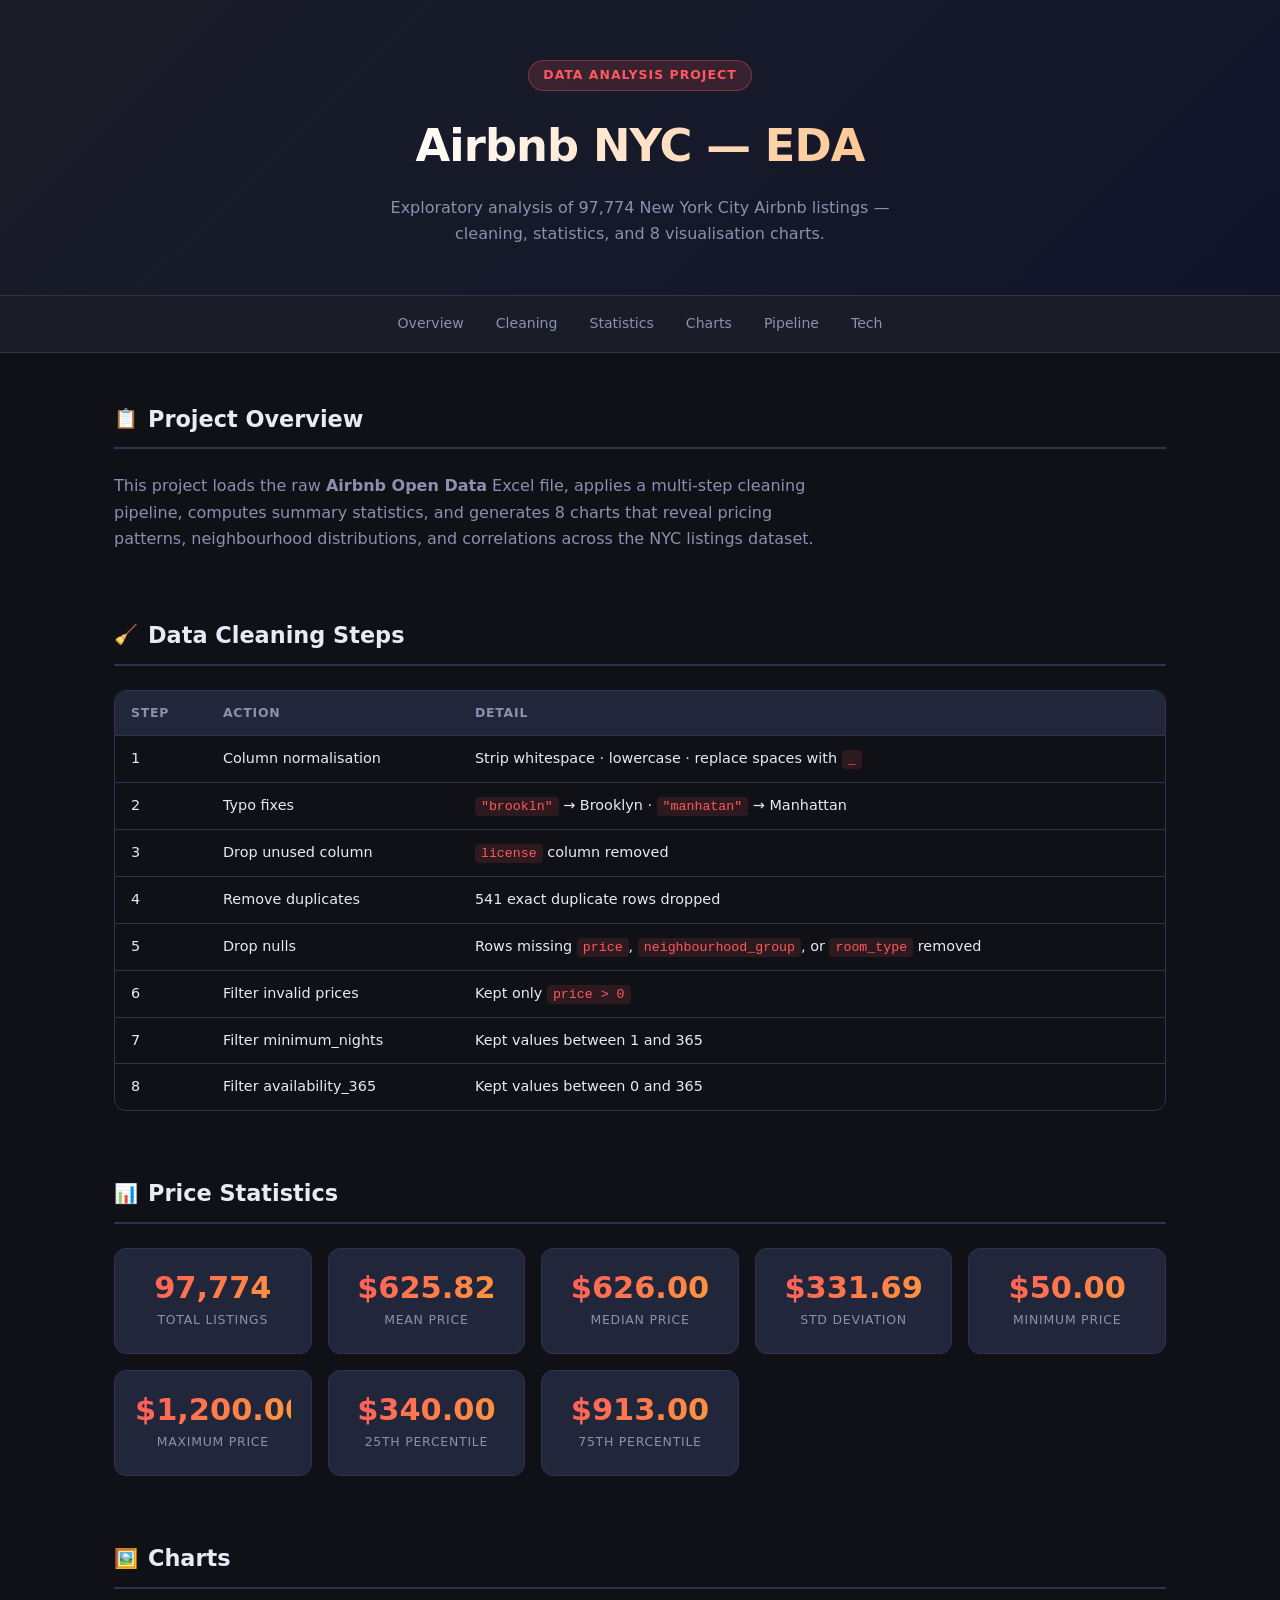
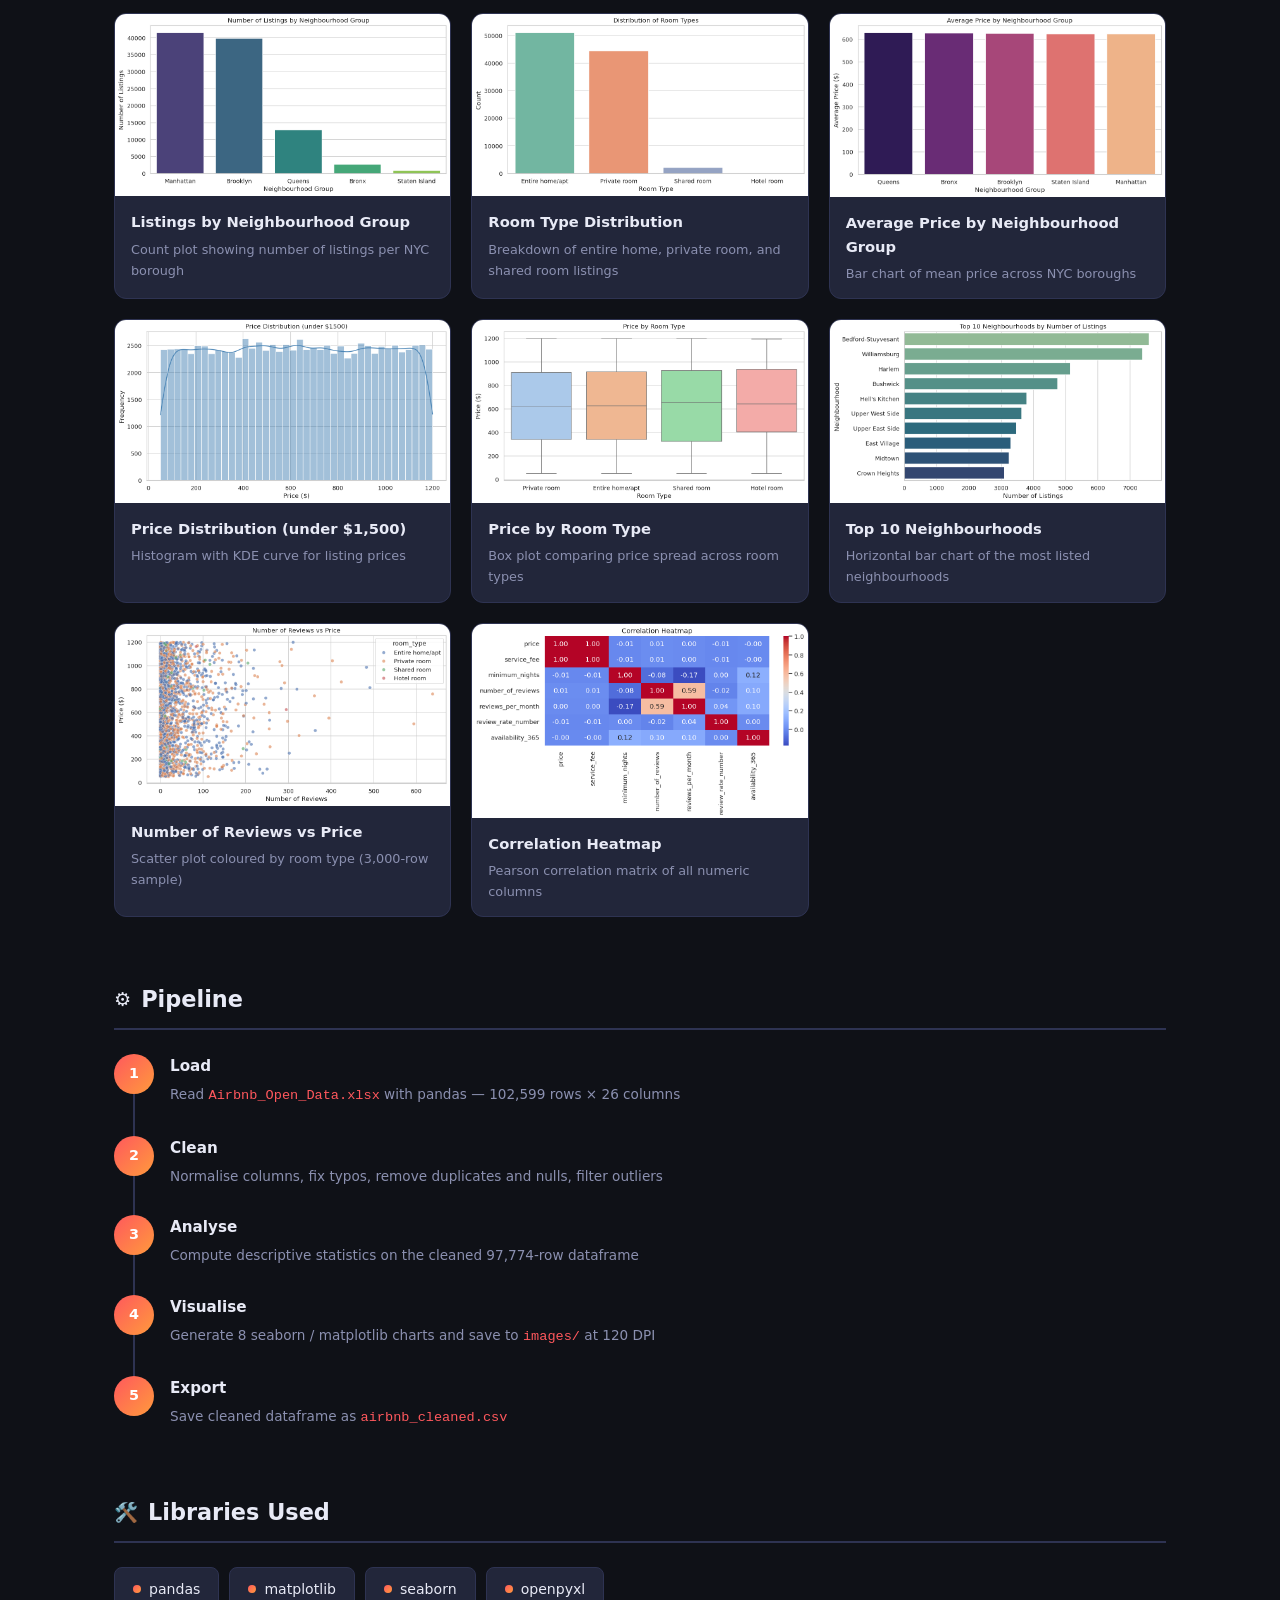
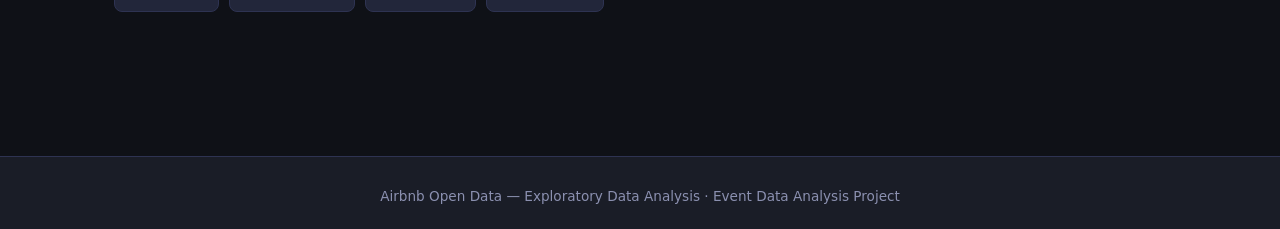
<file: index.html>
<!DOCTYPE html>
<html lang="en">
<head>
  <meta charset="UTF-8" />
  <meta name="viewport" content="width=device-width, initial-scale=1.0" />
  <title>Airbnb NYC — Exploratory Data Analysis</title>
  <link rel="stylesheet" href="style.css" />
</head>
<body>

  <!-- ===== Header ===== -->
  <header>
    <div class="badge">Data Analysis Project</div>
    <h1>Airbnb NYC — EDA</h1>
    <p class="subtitle">
      Exploratory analysis of 97,774 New York City Airbnb listings —
      cleaning, statistics, and 8 visualisation charts.
    </p>
  </header>

  <!-- ===== Nav ===== -->
  <nav>
    <ul>
      <li><a href="#overview">Overview</a></li>
      <li><a href="#cleaning">Cleaning</a></li>
      <li><a href="#stats">Statistics</a></li>
      <li><a href="#charts">Charts</a></li>
      <li><a href="#pipeline">Pipeline</a></li>
      <li><a href="#tech">Tech</a></li>
    </ul>
  </nav>

  <!-- ===== Main ===== -->
  <main>

    <!-- Overview -->
    <section id="overview">
      <h2><span class="icon">📋</span> Project Overview</h2>
      <p style="color:var(--clr-muted); max-width:720px;">
        This project loads the raw <strong>Airbnb Open Data</strong> Excel file, applies
        a multi-step cleaning pipeline, computes summary statistics, and generates
        8 charts that reveal pricing patterns, neighbourhood distributions, and
        correlations across the NYC listings dataset.
      </p>
    </section>

    <!-- Cleaning -->
    <section id="cleaning">
      <h2><span class="icon">🧹</span> Data Cleaning Steps</h2>
      <div class="table-wrap">
        <table>
          <thead>
            <tr>
              <th>Step</th>
              <th>Action</th>
              <th>Detail</th>
            </tr>
          </thead>
          <tbody>
            <tr>
              <td>1</td>
              <td>Column normalisation</td>
              <td>Strip whitespace · lowercase · replace spaces with <code>_</code></td>
            </tr>
            <tr>
              <td>2</td>
              <td>Typo fixes</td>
              <td><code>"brookln"</code> → Brooklyn · <code>"manhatan"</code> → Manhattan</td>
            </tr>
            <tr>
              <td>3</td>
              <td>Drop unused column</td>
              <td><code>license</code> column removed</td>
            </tr>
            <tr>
              <td>4</td>
              <td>Remove duplicates</td>
              <td>541 exact duplicate rows dropped</td>
            </tr>
            <tr>
              <td>5</td>
              <td>Drop nulls</td>
              <td>Rows missing <code>price</code>, <code>neighbourhood_group</code>, or <code>room_type</code> removed</td>
            </tr>
            <tr>
              <td>6</td>
              <td>Filter invalid prices</td>
              <td>Kept only <code>price &gt; 0</code></td>
            </tr>
            <tr>
              <td>7</td>
              <td>Filter minimum_nights</td>
              <td>Kept values between 1 and 365</td>
            </tr>
            <tr>
              <td>8</td>
              <td>Filter availability_365</td>
              <td>Kept values between 0 and 365</td>
            </tr>
          </tbody>
        </table>
      </div>
    </section>

    <!-- Stats -->
    <section id="stats">
      <h2><span class="icon">📊</span> Price Statistics</h2>
      <div class="stats-grid">
        <div class="stat-card">
          <div class="value">97,774</div>
          <div class="label">Total Listings</div>
        </div>
        <div class="stat-card">
          <div class="value">$625.82</div>
          <div class="label">Mean Price</div>
        </div>
        <div class="stat-card">
          <div class="value">$626.00</div>
          <div class="label">Median Price</div>
        </div>
        <div class="stat-card">
          <div class="value">$331.69</div>
          <div class="label">Std Deviation</div>
        </div>
        <div class="stat-card">
          <div class="value">$50.00</div>
          <div class="label">Minimum Price</div>
        </div>
        <div class="stat-card">
          <div class="value">$1,200.00</div>
          <div class="label">Maximum Price</div>
        </div>
        <div class="stat-card">
          <div class="value">$340.00</div>
          <div class="label">25th Percentile</div>
        </div>
        <div class="stat-card">
          <div class="value">$913.00</div>
          <div class="label">75th Percentile</div>
        </div>
      </div>
    </section>

    <!-- Charts -->
    <section id="charts">
      <h2><span class="icon">🖼️</span> Charts</h2>
      <div class="charts-grid">

        <div class="chart-card">
          <img src="images/listings_by_group.png" alt="Listings by Neighbourhood Group" />
          <div class="chart-info">
            <div class="chart-title">Listings by Neighbourhood Group</div>
            <div class="chart-desc">Count plot showing number of listings per NYC borough</div>
          </div>
        </div>

        <div class="chart-card">
          <img src="images/room_type_distribution.png" alt="Room Type Distribution" />
          <div class="chart-info">
            <div class="chart-title">Room Type Distribution</div>
            <div class="chart-desc">Breakdown of entire home, private room, and shared room listings</div>
          </div>
        </div>

        <div class="chart-card">
          <img src="images/avg_price_by_group.png" alt="Average Price by Neighbourhood Group" />
          <div class="chart-info">
            <div class="chart-title">Average Price by Neighbourhood Group</div>
            <div class="chart-desc">Bar chart of mean price across NYC boroughs</div>
          </div>
        </div>

        <div class="chart-card">
          <img src="images/price_distribution.png" alt="Price Distribution" />
          <div class="chart-info">
            <div class="chart-title">Price Distribution (under $1,500)</div>
            <div class="chart-desc">Histogram with KDE curve for listing prices</div>
          </div>
        </div>

        <div class="chart-card">
          <img src="images/price_by_room_type.png" alt="Price by Room Type" />
          <div class="chart-info">
            <div class="chart-title">Price by Room Type</div>
            <div class="chart-desc">Box plot comparing price spread across room types</div>
          </div>
        </div>

        <div class="chart-card">
          <img src="images/top10_neighbourhoods.png" alt="Top 10 Neighbourhoods" />
          <div class="chart-info">
            <div class="chart-title">Top 10 Neighbourhoods</div>
            <div class="chart-desc">Horizontal bar chart of the most listed neighbourhoods</div>
          </div>
        </div>

        <div class="chart-card">
          <img src="images/reviews_vs_price.png" alt="Reviews vs Price" />
          <div class="chart-info">
            <div class="chart-title">Number of Reviews vs Price</div>
            <div class="chart-desc">Scatter plot coloured by room type (3,000-row sample)</div>
          </div>
        </div>

        <div class="chart-card">
          <img src="images/heatmap.png" alt="Correlation Heatmap" />
          <div class="chart-info">
            <div class="chart-title">Correlation Heatmap</div>
            <div class="chart-desc">Pearson correlation matrix of all numeric columns</div>
          </div>
        </div>

      </div>
    </section>

    <!-- Pipeline -->
    <section id="pipeline">
      <h2><span class="icon">⚙️</span> Pipeline</h2>
      <div class="pipeline">
        <div class="step">
          <div class="step-num">1</div>
          <div class="step-body">
            <h3>Load</h3>
            <p>Read <code style="color:var(--clr-accent)">Airbnb_Open_Data.xlsx</code> with pandas — 102,599 rows × 26 columns</p>
          </div>
        </div>
        <div class="step">
          <div class="step-num">2</div>
          <div class="step-body">
            <h3>Clean</h3>
            <p>Normalise columns, fix typos, remove duplicates and nulls, filter outliers</p>
          </div>
        </div>
        <div class="step">
          <div class="step-num">3</div>
          <div class="step-body">
            <h3>Analyse</h3>
            <p>Compute descriptive statistics on the cleaned 97,774-row dataframe</p>
          </div>
        </div>
        <div class="step">
          <div class="step-num">4</div>
          <div class="step-body">
            <h3>Visualise</h3>
            <p>Generate 8 seaborn / matplotlib charts and save to <code style="color:var(--clr-accent)">images/</code> at 120 DPI</p>
          </div>
        </div>
        <div class="step">
          <div class="step-num">5</div>
          <div class="step-body">
            <h3>Export</h3>
            <p>Save cleaned dataframe as <code style="color:var(--clr-accent)">airbnb_cleaned.csv</code></p>
          </div>
        </div>
      </div>
    </section>

    <!-- Tech -->
    <section id="tech">
      <h2><span class="icon">🛠️</span> Libraries Used</h2>
      <div class="tech-list">
        <div class="tech-badge"><span class="dot"></span>pandas</div>
        <div class="tech-badge"><span class="dot"></span>matplotlib</div>
        <div class="tech-badge"><span class="dot"></span>seaborn</div>
        <div class="tech-badge"><span class="dot"></span>openpyxl</div>
      </div>
    </section>

  </main>

  <!-- ===== Footer ===== -->
  <footer>
    <p>Airbnb Open Data — Exploratory Data Analysis · Event Data Analysis Project</p>
  </footer>

</body>
</html>
</file>
<file: style.css>
/* ===== Reset & Base ===== */
*, *::before, *::after { box-sizing: border-box; margin: 0; padding: 0; }

:root {
  --clr-bg:        #0f1117;
  --clr-surface:   #1a1d27;
  --clr-card:      #22263a;
  --clr-border:    #2e3352;
  --clr-accent:    #ff585d;
  --clr-accent2:   #ff9a3c;
  --clr-text:      #e8eaf6;
  --clr-muted:     #8b90b0;
  --radius:        12px;
  --shadow:        0 4px 24px rgba(0,0,0,0.4);
  --font:          'Segoe UI', system-ui, sans-serif;
}

html { scroll-behavior: smooth; }

body {
  font-family: var(--font);
  background: var(--clr-bg);
  color: var(--clr-text);
  line-height: 1.65;
}

/* ===== Header / Hero ===== */
header {
  background: linear-gradient(135deg, #1a1d27 0%, #12152a 100%);
  border-bottom: 1px solid var(--clr-border);
  padding: 60px 24px 48px;
  text-align: center;
}

header .badge {
  display: inline-block;
  background: rgba(255,88,93,0.15);
  color: var(--clr-accent);
  border: 1px solid rgba(255,88,93,0.35);
  border-radius: 20px;
  font-size: 0.78rem;
  font-weight: 600;
  letter-spacing: 0.08em;
  text-transform: uppercase;
  padding: 4px 14px;
  margin-bottom: 18px;
}

header h1 {
  font-size: clamp(1.8rem, 4vw, 2.8rem);
  font-weight: 700;
  letter-spacing: -0.02em;
  background: linear-gradient(90deg, #fff 30%, var(--clr-accent2));
  -webkit-background-clip: text;
  -webkit-text-fill-color: transparent;
  background-clip: text;
  margin-bottom: 12px;
}

header p.subtitle {
  color: var(--clr-muted);
  font-size: 1rem;
  max-width: 560px;
  margin: 0 auto;
}

/* ===== Nav ===== */
nav {
  background: var(--clr-surface);
  border-bottom: 1px solid var(--clr-border);
  position: sticky;
  top: 0;
  z-index: 100;
}

nav ul {
  list-style: none;
  display: flex;
  justify-content: center;
  flex-wrap: wrap;
  gap: 4px;
  padding: 10px 16px;
}

nav a {
  display: block;
  color: var(--clr-muted);
  text-decoration: none;
  font-size: 0.88rem;
  font-weight: 500;
  padding: 6px 14px;
  border-radius: 6px;
  transition: color 0.2s, background 0.2s;
}

nav a:hover {
  color: var(--clr-text);
  background: var(--clr-card);
}

/* ===== Main Layout ===== */
main { max-width: 1100px; margin: 0 auto; padding: 48px 24px 80px; }

section { margin-bottom: 64px; }

h2 {
  font-size: 1.4rem;
  font-weight: 700;
  color: var(--clr-text);
  margin-bottom: 24px;
  padding-bottom: 10px;
  border-bottom: 2px solid var(--clr-border);
  display: flex;
  align-items: center;
  gap: 10px;
}

h2 .icon { font-size: 1.2rem; }

/* ===== Stats Cards ===== */
.stats-grid {
  display: grid;
  grid-template-columns: repeat(auto-fit, minmax(170px, 1fr));
  gap: 16px;
}

.stat-card {
  background: var(--clr-card);
  border: 1px solid var(--clr-border);
  border-radius: var(--radius);
  padding: 22px 20px;
  text-align: center;
  transition: transform 0.2s, box-shadow 0.2s;
}

.stat-card:hover { transform: translateY(-3px); box-shadow: var(--shadow); }

.stat-card .value {
  font-size: 1.9rem;
  font-weight: 700;
  background: linear-gradient(135deg, var(--clr-accent), var(--clr-accent2));
  -webkit-background-clip: text;
  -webkit-text-fill-color: transparent;
  background-clip: text;
  line-height: 1.1;
}

.stat-card .label {
  font-size: 0.78rem;
  color: var(--clr-muted);
  text-transform: uppercase;
  letter-spacing: 0.06em;
  margin-top: 6px;
}

/* ===== Cleaning Table ===== */
.table-wrap { overflow-x: auto; border-radius: var(--radius); border: 1px solid var(--clr-border); }

table {
  width: 100%;
  border-collapse: collapse;
  font-size: 0.9rem;
}

thead { background: var(--clr-card); }

th {
  text-align: left;
  padding: 12px 16px;
  font-size: 0.78rem;
  text-transform: uppercase;
  letter-spacing: 0.06em;
  color: var(--clr-muted);
  border-bottom: 1px solid var(--clr-border);
}

td {
  padding: 11px 16px;
  border-bottom: 1px solid var(--clr-border);
  vertical-align: top;
}

tbody tr:last-child td { border-bottom: none; }
tbody tr:hover { background: var(--clr-card); }

td code {
  background: rgba(255,88,93,0.12);
  color: var(--clr-accent);
  padding: 2px 6px;
  border-radius: 4px;
  font-size: 0.83rem;
}

/* ===== Charts Grid ===== */
.charts-grid {
  display: grid;
  grid-template-columns: repeat(auto-fill, minmax(300px, 1fr));
  gap: 20px;
}

.chart-card {
  background: var(--clr-card);
  border: 1px solid var(--clr-border);
  border-radius: var(--radius);
  overflow: hidden;
  transition: transform 0.2s, box-shadow 0.2s;
}

.chart-card:hover { transform: translateY(-4px); box-shadow: var(--shadow); }

.chart-card img {
  width: 100%;
  display: block;
  background: #fff;
}

.chart-card .chart-info {
  padding: 14px 16px;
}

.chart-card .chart-title {
  font-size: 0.92rem;
  font-weight: 600;
  color: var(--clr-text);
  margin-bottom: 4px;
}

.chart-card .chart-desc {
  font-size: 0.8rem;
  color: var(--clr-muted);
}

/* ===== Pipeline Steps ===== */
.pipeline {
  display: flex;
  flex-direction: column;
  gap: 0;
}

.step {
  display: flex;
  gap: 16px;
  align-items: flex-start;
  position: relative;
  padding-bottom: 28px;
}

.step:last-child { padding-bottom: 0; }

.step:not(:last-child)::before {
  content: '';
  position: absolute;
  left: 19px;
  top: 40px;
  bottom: 0;
  width: 2px;
  background: var(--clr-border);
}

.step-num {
  flex-shrink: 0;
  width: 40px; height: 40px;
  background: linear-gradient(135deg, var(--clr-accent), var(--clr-accent2));
  border-radius: 50%;
  display: flex; align-items: center; justify-content: center;
  font-weight: 700;
  font-size: 0.9rem;
  color: #fff;
  position: relative;
  z-index: 1;
}

.step-body h3 { font-size: 0.95rem; font-weight: 600; margin-bottom: 4px; }
.step-body p  { font-size: 0.85rem; color: var(--clr-muted); }

/* ===== Tech Badges ===== */
.tech-list {
  display: flex;
  flex-wrap: wrap;
  gap: 10px;
}

.tech-badge {
  background: var(--clr-card);
  border: 1px solid var(--clr-border);
  border-radius: 8px;
  padding: 10px 18px;
  font-size: 0.88rem;
  font-weight: 500;
  color: var(--clr-text);
  display: flex;
  align-items: center;
  gap: 8px;
}

.tech-badge .dot {
  width: 8px; height: 8px;
  border-radius: 50%;
  background: linear-gradient(135deg, var(--clr-accent), var(--clr-accent2));
}

/* ===== Footer ===== */
footer {
  background: var(--clr-surface);
  border-top: 1px solid var(--clr-border);
  text-align: center;
  padding: 28px 16px;
  color: var(--clr-muted);
  font-size: 0.85rem;
}

/* ===== Responsive ===== */
@media (max-width: 600px) {
  header { padding: 40px 16px 32px; }
  main   { padding: 32px 16px 60px; }
  .stats-grid { grid-template-columns: repeat(2, 1fr); }
}
</file>
